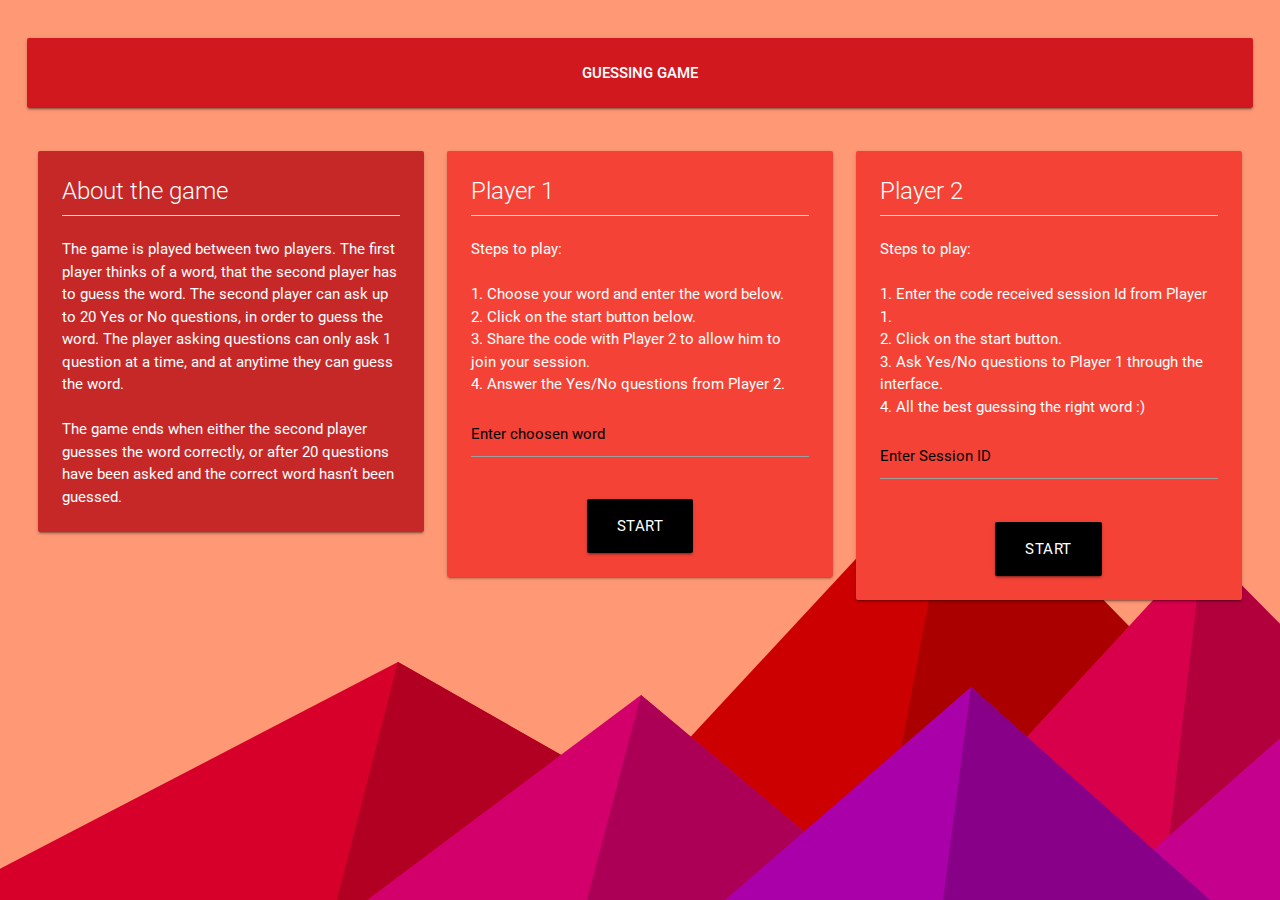
<file: views/index.html>
<!DOCTYPE html>
<html lang="en">
<head>
    <meta charset="UTF-8">
    <meta http-equiv="Content-Type" content="text/html; charset=UTF-8">
    <meta name="viewport" content="width=device-width, initial-scale=1.0"/>
    <meta name="msapplication-tap-highlight" content="no">
    <meta content="IE=edge" http-equiv="X-UA-Compatible">
    <meta name="theme-color" content="#ff9875">
    <title>Guessing Game</title>

    <link type="text/css" rel="stylesheet" href="/public/materialize/scss/css/materialize.css">
    <link type="text/css" rel="stylesheet" href="/public/materialize/css/animate.css">

    <style>
        #body-background{
            background-color: #ff9875;
            background-image: url("data:image/svg+xml,%3Csvg xmlns='http://www.w3.org/2000/svg' viewBox='0 0 1600 900'%3E%3Cpolygon fill='%23cc0000' points='957 450 539 900 1396 900'/%3E%3Cpolygon fill='%23aa0000' points='957 450 872.9 900 1396 900'/%3E%3Cpolygon fill='%23d6002b' points='-60 900 398 662 816 900'/%3E%3Cpolygon fill='%23b10022' points='337 900 398 662 816 900'/%3E%3Cpolygon fill='%23d9004b' points='1203 546 1552 900 876 900'/%3E%3Cpolygon fill='%23b2003d' points='1203 546 1552 900 1162 900'/%3E%3Cpolygon fill='%23d3006c' points='641 695 886 900 367 900'/%3E%3Cpolygon fill='%23ac0057' points='587 900 641 695 886 900'/%3E%3Cpolygon fill='%23c4008c' points='1710 900 1401 632 1096 900'/%3E%3Cpolygon fill='%239e0071' points='1710 900 1401 632 1365 900'/%3E%3Cpolygon fill='%23aa00aa' points='1210 900 971 687 725 900'/%3E%3Cpolygon fill='%23880088' points='943 900 1210 900 971 687'/%3E%3C/svg%3E");
            background-attachment: fixed;
            background-size: cover;
        }
        .container{
            width: 94%;
        }

       .input-field label {
           color: black;
       }
       .input-field input[type=text]:focus + label {
            color: black;
        }
       .input-field input[type=text]:focus {
            border-bottom: 1px solid black;
            box-shadow: 0 1px 0 0 black;
        }
    </style>
</head>
<body id="body-background">

        <div class="section"></div>

        <div class="container">
            <div class="row">
                <div class="card-panel materialize-red darken-1 center">
                        <span class="white-text"><strong>GUESSING GAME</strong></span>
                </div>
            </div>
            <div class="row">
                <div class="col m4 l4 s12 animated fadeInLeft">
                    <div class="card red darken-3">
                        <div class="card-content white-text">
                            <span class="card-title">About the game</span>
                            <div class="divider"></div><br>
                            <p>
                                The game is played between two players. The first player thinks of a word, that the second player has to guess the word. The second player can ask up to 20 Yes or No questions, in order to guess the word. The player asking questions can only ask 1 question at a time, and at anytime they can guess the word.
                                <br><br>
                                The game ends when either the second player guesses the word correctly, or after 20 questions have been asked and the correct word hasn’t been guessed.<br>
                            </p>
                        </div>
                    </div>
                </div>
                <div class="col m4 l4 s12 animated fadeInRight">
                    <div class="card red">
                        <div class="card-content white-text">
                            <span class="card-title">Player 1</span>
                            <div class="divider"></div><br>
                            <p>
                                Steps to play:
                                <br><br>
                                1. Choose your word and enter the word below. <br>
                                2. Click on the start button below.<br>
                                3. Share the code with Player 2 to allow him to join your session.<br>
                                4. Answer the Yes/No questions from Player 2.<br>
                            </p>
                            <form method="post" action="/player-1/login">
                                <p class="center">
                                  <div class="input-field">
                                      <input id="word" name="word" type="text" required>
                                      <label for="word">Enter choosen word</label>
                                  </div>
                                </p>
                                <p class="center">
                                    <br><button type="submit" class="btn btn-large black darken-3"> START </button>
                                </p>
                          </form>
                        </div>
                    </div>
                </div>
                <div class="col m4 l4 s12 animated fadeInRight">
                    <div class="card red">
                        <div class="card-content white-text">
                            <span class="card-title">Player 2</span>
                            <div class="divider"></div><br>
                            <p>
                                Steps to play:
                                <br><br>
                                1. Enter the code received session Id from Player 1.<br>
                                2. Click on the start button.<br>
                                3. Ask Yes/No questions to Player 1 through the interface.<br>
                                4. All the best guessing the right word :)<br>
                            </p>
                            <form method="POST" action="/player-2/login">
                            <p class="center">
                              <div class="input-field">
                                  <input id="session_id" name="session_id" class="validate" type="text" required>
                                  <label for="session_id">Enter Session ID</label>
                              </div>
                            </p>
                            <p class="center">
                                <br><button class="btn btn-large black darken-3"> START </button>
                            </p>
                        </div>
                    </div>
                </div>
            </div>

        </div>

</body>
<script type="text/javascript" src="/public/materialize/scss/js/bin/jquery.js"></script>
<script type="text/javascript" src="/public/materialize/scss/js/bin/materialize.min.js"></script>
</html>
</file>
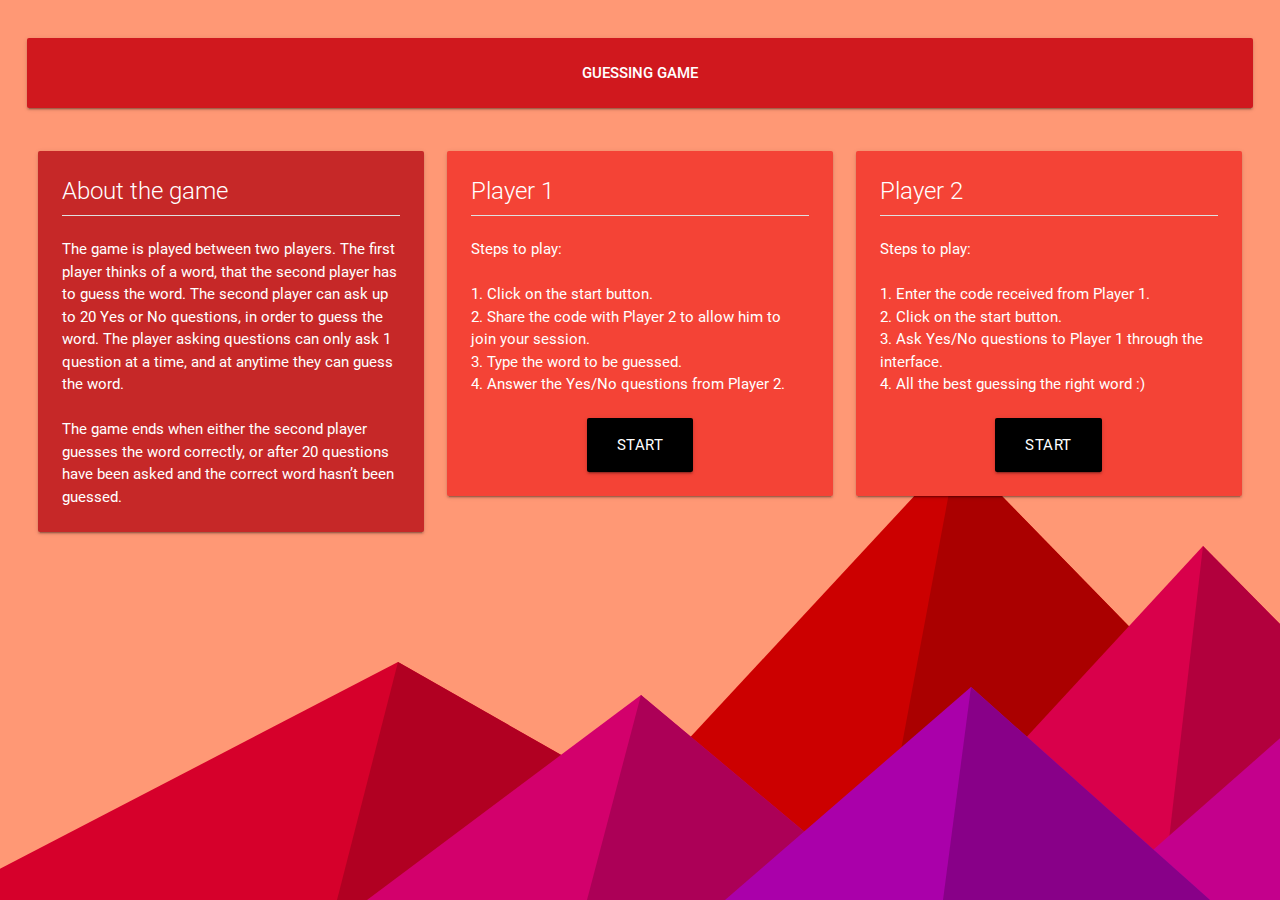
<file: web/index.html>
<!DOCTYPE html>
<html lang="en">
<head>
    <meta charset="UTF-8">
    <meta http-equiv="Content-Type" content="text/html; charset=UTF-8">
    <meta name="viewport" content="width=device-width, initial-scale=1.0"/>
    <meta name="msapplication-tap-highlight" content="no">
    <meta content="IE=edge" http-equiv="X-UA-Compatible">
    <meta name="theme-color" content="#ff9875">
    <title>Guessing Game</title>

    <link type="text/css" rel="stylesheet" href="materialize/scss/css/materialize.css">
    <link type="text/css" rel="stylesheet" href="materialize/css/animate.css">

    <style>
        #body-background{
            background-color: #ff9875;
            background-image: url("data:image/svg+xml,%3Csvg xmlns='http://www.w3.org/2000/svg' viewBox='0 0 1600 900'%3E%3Cpolygon fill='%23cc0000' points='957 450 539 900 1396 900'/%3E%3Cpolygon fill='%23aa0000' points='957 450 872.9 900 1396 900'/%3E%3Cpolygon fill='%23d6002b' points='-60 900 398 662 816 900'/%3E%3Cpolygon fill='%23b10022' points='337 900 398 662 816 900'/%3E%3Cpolygon fill='%23d9004b' points='1203 546 1552 900 876 900'/%3E%3Cpolygon fill='%23b2003d' points='1203 546 1552 900 1162 900'/%3E%3Cpolygon fill='%23d3006c' points='641 695 886 900 367 900'/%3E%3Cpolygon fill='%23ac0057' points='587 900 641 695 886 900'/%3E%3Cpolygon fill='%23c4008c' points='1710 900 1401 632 1096 900'/%3E%3Cpolygon fill='%239e0071' points='1710 900 1401 632 1365 900'/%3E%3Cpolygon fill='%23aa00aa' points='1210 900 971 687 725 900'/%3E%3Cpolygon fill='%23880088' points='943 900 1210 900 971 687'/%3E%3C/svg%3E");
            background-attachment: fixed;
            background-size: cover;
        }
        .container{
            width: 94%;
        }
    </style>
</head>
<body id="body-background">

        <div class="section"></div>

        <div class="container">
            <div class="row">
                <div class="card-panel materialize-red darken-1 center">
                        <span class="white-text"><strong>GUESSING GAME</strong></span>
                </div>
            </div>
            <div class="row">
                <div class="col m4 l4 s12 animated fadeInLeft">
                    <div class="card red darken-3">
                        <div class="card-content white-text">
                            <span class="card-title">About the game</span>
                            <div class="divider"></div><br>
                            <p>
                                The game is played between two players. The first player thinks of a word, that the second player has to guess the word. The second player can ask up to 20 Yes or No questions, in order to guess the word. The player asking questions can only ask 1 question at a time, and at anytime they can guess the word.
                                <br><br>
                                The game ends when either the second player guesses the word correctly, or after 20 questions have been asked and the correct word hasn’t been guessed.<br>
                            </p>
                        </div>
                    </div>
                </div>
                <div class="col m4 l4 s12 animated fadeInRight">
                    <div class="card red">
                        <div class="card-content white-text">
                            <span class="card-title">Player 1</span>
                            <div class="divider"></div><br>
                            <p>
                                Steps to play:
                                <br><br>
                                1. Click on the start button.<br>
                                2. Share the code with Player 2 to allow him to join your session.<br>
                                3. Type the word to be guessed.<br>
                                4. Answer the Yes/No questions from Player 2.<br>
                            </p>
                            <p class="center">
                                <br><button class="btn btn-large black darken-3"> START </button>
                            </p>
                        </div>
                    </div>
                </div>
                <div class="col m4 l4 s12 animated fadeInRight">
                    <div class="card red">
                        <div class="card-content white-text">
                            <span class="card-title">Player 2</span>
                            <div class="divider"></div><br>
                            <p>
                                Steps to play:
                                <br><br>
                                1. Enter the code received from Player 1.<br>
                                2. Click on the start button.<br>
                                3. Ask Yes/No questions to Player 1 through the interface.<br>
                                4. All the best guessing the right word :)<br>
                            </p>
                            <p class="center">
                                <br><button class="btn btn-large black darken-3"> START </button>
                            </p>
                        </div>
                    </div>
                </div>
            </div>

        </div>

</body>
</html>
</file>
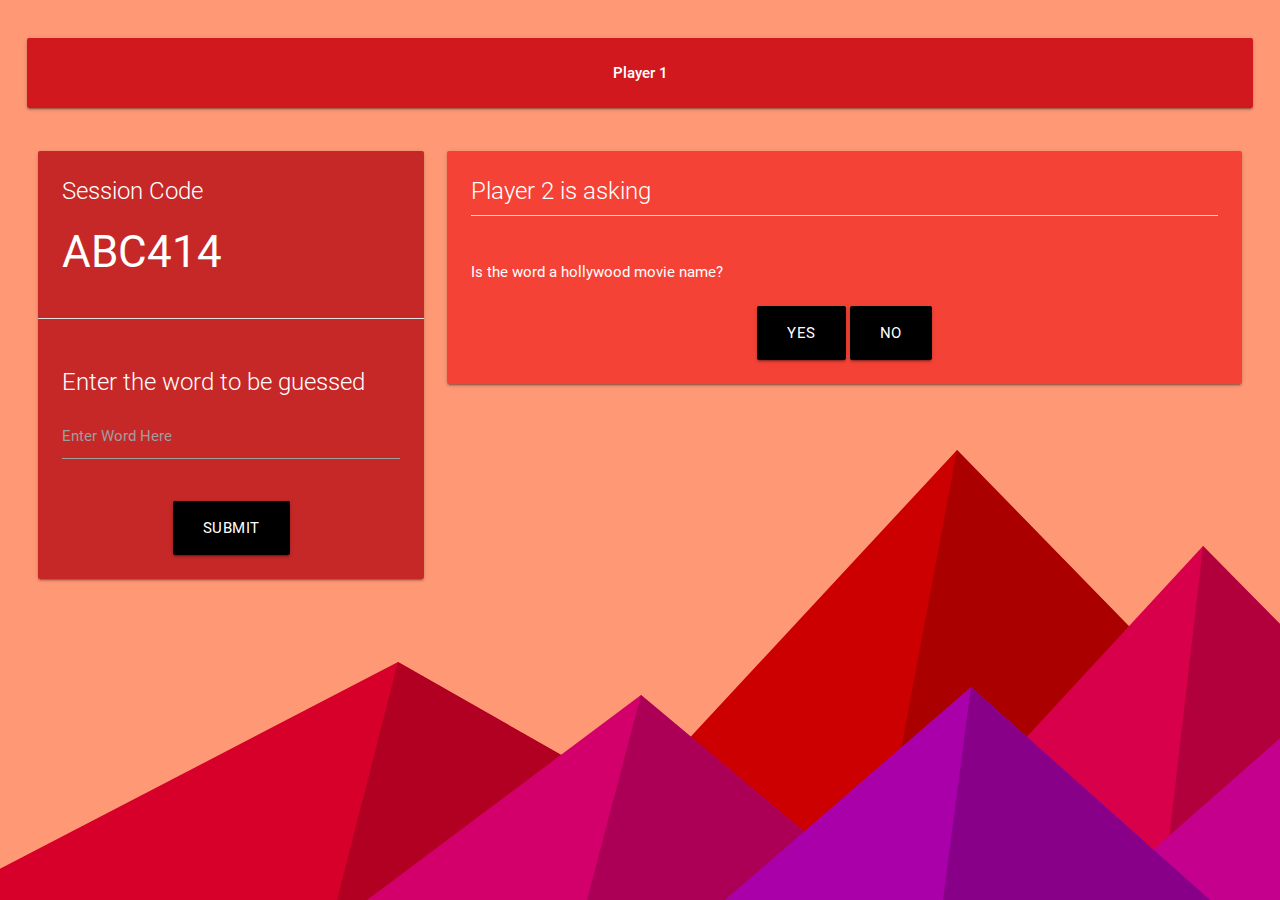
<file: web/player1.html>
<!DOCTYPE html>
<html lang="en">
<head>
    <meta charset="UTF-8">
    <meta http-equiv="Content-Type" content="text/html; charset=UTF-8">
    <meta name="viewport" content="width=device-width, initial-scale=1.0"/>
    <meta name="msapplication-tap-highlight" content="no">
    <meta content="IE=edge" http-equiv="X-UA-Compatible">
    <meta name="theme-color" content="#ff9875">
    <title>Guessing Game</title>

    <link type="text/css" rel="stylesheet" href="materialize/scss/css/materialize.css">
    <link type="text/css" rel="stylesheet" href="materialize/css/animate.css">

    <style>
        #body-background{
            background-color: #ff9875;
            background-image: url("data:image/svg+xml,%3Csvg xmlns='http://www.w3.org/2000/svg' viewBox='0 0 1600 900'%3E%3Cpolygon fill='%23cc0000' points='957 450 539 900 1396 900'/%3E%3Cpolygon fill='%23aa0000' points='957 450 872.9 900 1396 900'/%3E%3Cpolygon fill='%23d6002b' points='-60 900 398 662 816 900'/%3E%3Cpolygon fill='%23b10022' points='337 900 398 662 816 900'/%3E%3Cpolygon fill='%23d9004b' points='1203 546 1552 900 876 900'/%3E%3Cpolygon fill='%23b2003d' points='1203 546 1552 900 1162 900'/%3E%3Cpolygon fill='%23d3006c' points='641 695 886 900 367 900'/%3E%3Cpolygon fill='%23ac0057' points='587 900 641 695 886 900'/%3E%3Cpolygon fill='%23c4008c' points='1710 900 1401 632 1096 900'/%3E%3Cpolygon fill='%239e0071' points='1710 900 1401 632 1365 900'/%3E%3Cpolygon fill='%23aa00aa' points='1210 900 971 687 725 900'/%3E%3Cpolygon fill='%23880088' points='943 900 1210 900 971 687'/%3E%3C/svg%3E");
            background-attachment: fixed;
            background-size: cover;
        }
        .container{
            width: 94%;
        }
    </style>
</head>
<body id="body-background">

<div class="section"></div>

<div class="container">
    <div class="row">
        <div class="card-panel materialize-red darken-1 center">
            <span class="white-text"><strong>Player 1</strong></span>
        </div>
    </div>
    <div class="row">
        <div class="col m4 l4 s12 animated fadeInLeft">
            <div class="card red darken-3">
                <div class="card-content white-text">
                    <span class="card-title">Session Code</span>
                    <h3>ABC414</h3>
                </div>
                <div class="divider"></div><br>
                <div class="card-content white-text">
                    <span class="card-title">Enter the word to be guessed</span>
                    <p>
                        <div class="input-field">
                            <input id="word" name="word" class="validate" type="text" required>
                            <label for="word">Enter Word Here</label>
                        </div>
                    </p>
                    <p class="center">
                        <br><button class="btn btn-large black" type="submit">SUBMIT</button>
                    </p>
                </div>
            </div>
        </div>
        <div class="col m8 l8 s12 animated fadeInRight">
            <div class="card red">
                <div class="card-content white-text">
                    <span class="card-title">Player 2 is asking</span>
                    <div class="divider"></div><br>
                    <p>
                        <br>
                        Is the word a hollywood movie name?
                    </p>
                    <p class="center">
                        <br><button class="btn btn-large black darken-3"> YES</button>
                        <button class="btn btn-large black darken-3"> NO </button>
                    </p>
                </div>
            </div>
        </div>

    </div>

</div>

</body>
<script type="text/javascript" src="materialize/scss/js/bin/jquery.js"></script>
<script type="text/javascript" src="materialize/scss/js/bin/materialize.min.js"></script>
</html>
</file>
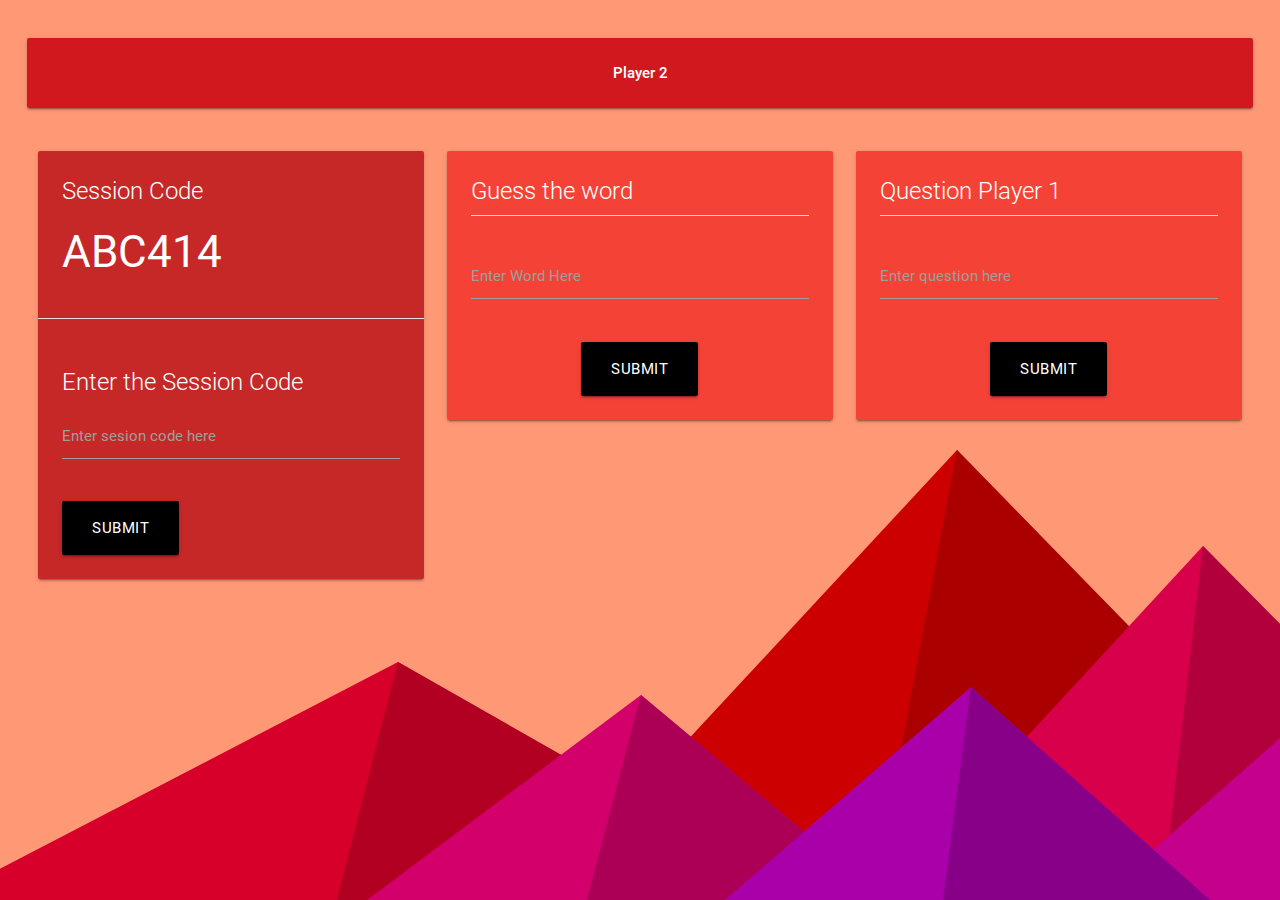
<file: web/player2.html>
<!DOCTYPE html>
<html lang="en">
<head>
    <meta charset="UTF-8">
    <meta http-equiv="Content-Type" content="text/html; charset=UTF-8">
    <meta name="viewport" content="width=device-width, initial-scale=1.0"/>
    <meta name="msapplication-tap-highlight" content="no">
    <meta content="IE=edge" http-equiv="X-UA-Compatible">
    <meta name="theme-color" content="#ff9875">
    <title>Guessing Game</title>

    <link type="text/css" rel="stylesheet" href="materialize/scss/css/materialize.css">
    <link type="text/css" rel="stylesheet" href="materialize/css/animate.css">

    <style>
        #body-background{
            background-color: #ff9875;
            background-image: url("data:image/svg+xml,%3Csvg xmlns='http://www.w3.org/2000/svg' viewBox='0 0 1600 900'%3E%3Cpolygon fill='%23cc0000' points='957 450 539 900 1396 900'/%3E%3Cpolygon fill='%23aa0000' points='957 450 872.9 900 1396 900'/%3E%3Cpolygon fill='%23d6002b' points='-60 900 398 662 816 900'/%3E%3Cpolygon fill='%23b10022' points='337 900 398 662 816 900'/%3E%3Cpolygon fill='%23d9004b' points='1203 546 1552 900 876 900'/%3E%3Cpolygon fill='%23b2003d' points='1203 546 1552 900 1162 900'/%3E%3Cpolygon fill='%23d3006c' points='641 695 886 900 367 900'/%3E%3Cpolygon fill='%23ac0057' points='587 900 641 695 886 900'/%3E%3Cpolygon fill='%23c4008c' points='1710 900 1401 632 1096 900'/%3E%3Cpolygon fill='%239e0071' points='1710 900 1401 632 1365 900'/%3E%3Cpolygon fill='%23aa00aa' points='1210 900 971 687 725 900'/%3E%3Cpolygon fill='%23880088' points='943 900 1210 900 971 687'/%3E%3C/svg%3E");
            background-attachment: fixed;
            background-size: cover;
        }
        .container{
            width: 94%;
        }
    </style>
</head>
<body id="body-background">

<div class="section"></div>

<div class="container">
    <div class="row">
        <div class="card-panel materialize-red darken-1 center">
            <span class="white-text"><strong>Player 2</strong></span>
        </div>
    </div>
    <div class="row">
        <div class="col m4 l4 s12 animated fadeInLeft">
            <div class="card red darken-3">
                <div class="card-content white-text">
                    <span class="card-title">Session Code</span>
                    <h3>ABC414</h3>
                </div>
                <div class="divider"></div><br>
                <div class="card-content white-text">
                    <span class="card-title">Enter the Session Code</span>
                    <p class="center">
                        <div class="input-field">
                            <input id="session" name="word" class="validate" type="text" required>
                            <label for="session">Enter sesion code here</label>
                        </div>
                        <br><button class="btn btn-large black" type="submit">SUBMIT</button>
                    </p>
                </div>
            </div>
        </div>
        <div class="col m4 l4 s12 animated fadeInRight">
            <div class="card red">
                <div class="card-content white-text">
                    <span class="card-title">Guess the word</span>
                    <div class="divider"></div><br>
                    <p>
                        <div class="input-field">
                            <input id="word" name="word" class="validate" type="text" required>
                            <label for="word">Enter Word Here</label>
                        </div>
                    </p>
                    <p class="center">
                        <br><button class="btn btn-large black" type="submit">SUBMIT</button>
                    </p>
                </div>
            </div>
        </div>
        <div class="col m4 l4 s12 animated fadeInRight">
            <div class="card red">
                <div class="card-content white-text">
                    <span class="card-title">Question Player 1</span>
                    <div class="divider"></div><br>
                    <p>
                        <div class="input-field">
                            <input id="question" name="question" class="validate" type="text" required>
                            <label for="question">Enter question here</label>
                        </div>
                    </p>
                    <p class="center">
                        <br><button class="btn btn-large black" type="submit">SUBMIT</button>
                    </p>
                </div>
            </div>
        </div>

    </div>

</div>

</body>
<script type="text/javascript" src="materialize/scss/js/bin/jquery.js"></script>
<script type="text/javascript" src="materialize/scss/js/bin/materialize.min.js"></script>
</html>
</file>
